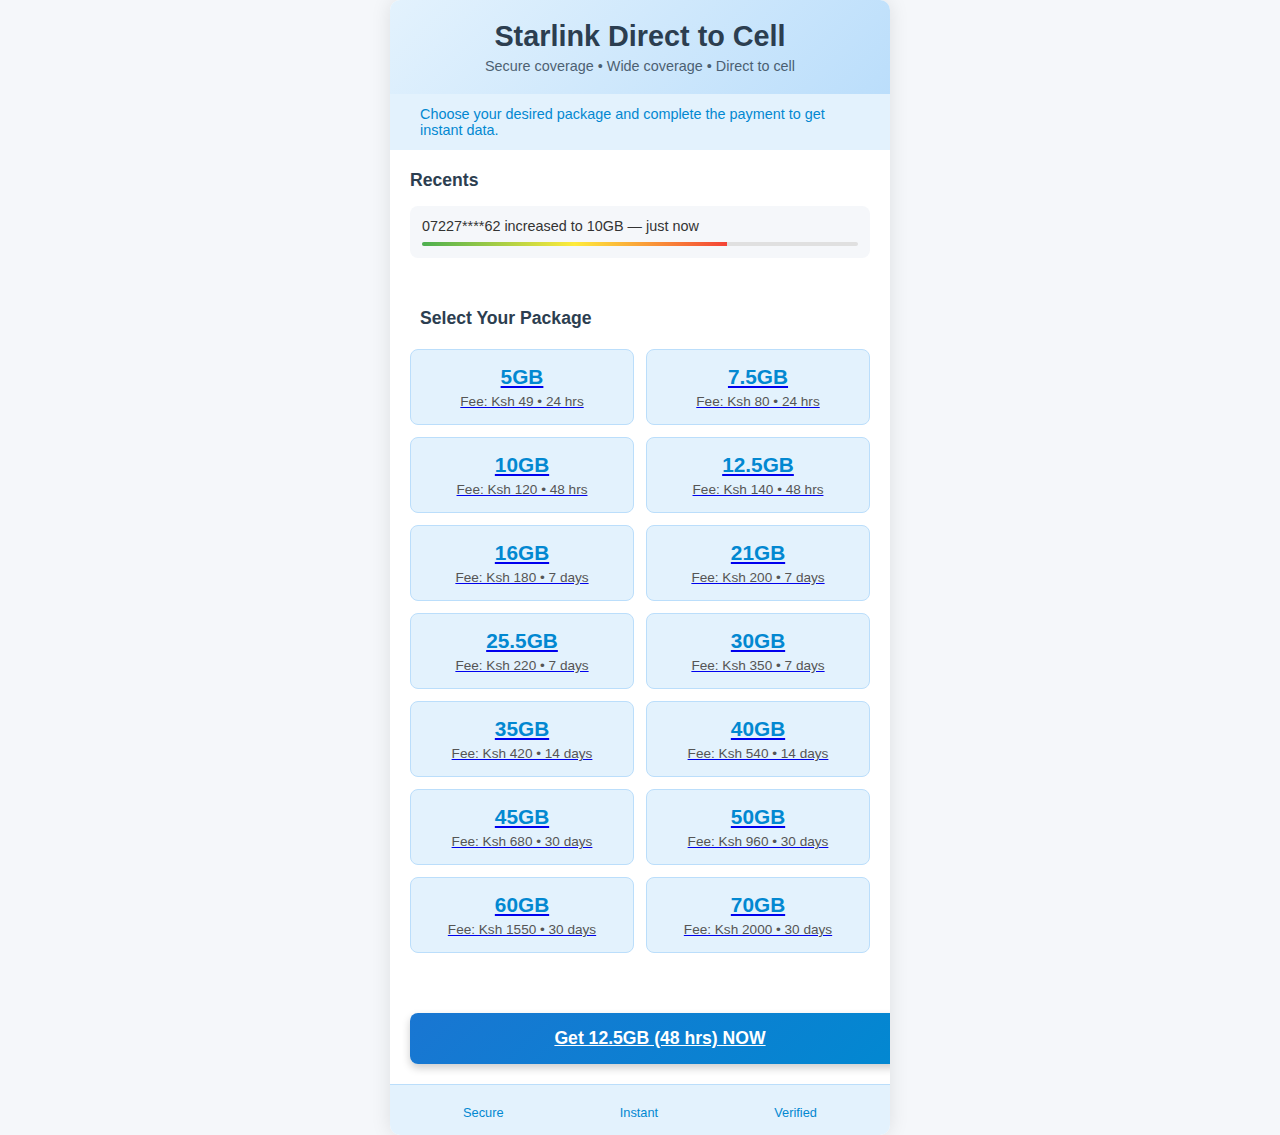
<file: index.html>
<!DOCTYPE html>
<html lang="en">
<head>
    <meta charset="UTF-8">
    <meta name="viewport" content="width=device-width, initial-scale=1.0">
    <meta http-equiv="Content-Security-Policy" content="default-src 'self'; script-src 'self'; style-src 'self' 'unsafe-inline';">
    <meta http-equiv="X-Frame-Options" content="DENY">
    <title>Starlink Direct to Cell</title>
    <link rel="stylesheet" href="styles.css">
    <link rel="stylesheet" href="https://cdnjs.cloudflare.com/ajax/libs/font-awesome/6.0.0-beta3/css/all.min.css">
</head>
<body>
    <div class="app-container">
        <!-- Header -->
        <header class="app-header">
            <div class="app-title">Starlink Direct to Cell</div>
            <div class="app-subtitle">Secure coverage • Wide coverage • Direct to cell</div>
        </header>

        <!-- Notification Banner -->
        <div class="notification-banner">
            <i class="fas fa-exclamation-triangle"></i>
            <span>Choose your desired package and complete the payment to get instant data.</span>
        </div>

        <!-- Recents Section -->
        <div class="recents-section">
            <div class="recents-header">Recents</div>
            <div class="recents-item">
                <div class="recents-text">07227****62 increased to 10GB — just now</div>
                <div class="recents-progress">
                    <div class="progress-bar"></div>
                </div>
            </div>
        </div>

        <!-- Select Package Section -->
        <div class="select-package-section">
            <div class="section-header">
                <i class="fas fa-box-open"></i>
                <span>Select Your Package</span>
            </div>

            <!-- Packages Grid -->
            <div class="packages-grid">
                <!-- 5GB Package -->
                <a href="payment.html?package=5GB&price=49&data=5GB&duration=24 hrs" class="package-card">
                    <div class="package-name">5GB</div>
                    <div class="package-details">Fee: Ksh 49 • 24 hrs</div>
                </a>

                <!-- 7.5GB Package -->
                <a href="payment.html?package=7.5GB&price=80&data=7.5GB&duration=24 hrs" class="package-card">
                    <div class="package-name">7.5GB</div>
                    <div class="package-details">Fee: Ksh 80 • 24 hrs</div>
                </a>

                <!-- 10GB Package -->
                <a href="payment.html?package=10GB&price=120&data=10GB&duration=48 hrs" class="package-card">
                    <div class="package-name">10GB</div>
                    <div class="package-details">Fee: Ksh 120 • 48 hrs</div>
                </a>

                <!-- 12.5GB Package -->
                <a href="payment.html?package=12.5GB&price=140&data=12.5GB&duration=48 hrs" class="package-card">
                    <div class="package-name">12.5GB</div>
                    <div class="package-details">Fee: Ksh 140 • 48 hrs</div>
                </a>

                <!-- 16GB Package -->
                <a href="payment.html?package=16GB&price=180&data=16GB&duration=7 days" class="package-card">
                    <div class="package-name">16GB</div>
                    <div class="package-details">Fee: Ksh 180 • 7 days</div>
                </a>

                <!-- 21GB Package -->
                <a href="payment.html?package=21GB&price=200&data=21GB&duration=7 days" class="package-card">
                    <div class="package-name">21GB</div>
                    <div class="package-details">Fee: Ksh 200 • 7 days</div>
                </a>

                <!-- 25.5GB Package -->
                <a href="payment.html?package=25.5GB&price=220&data=25.5GB&duration=7 days" class="package-card">
                    <div class="package-name">25.5GB</div>
                    <div class="package-details">Fee: Ksh 220 • 7 days</div>
                </a>

                <!-- 30GB Package -->
                <a href="payment.html?package=30GB&price=350&data=30GB&duration=7 days" class="package-card">
                    <div class="package-name">30GB</div>
                    <div class="package-details">Fee: Ksh 350 • 7 days</div>
                </a>

                <!-- 35GB Package -->
                <a href="payment.html?package=35GB&price=420&data=35GB&duration=14 days" class="package-card">
                    <div class="package-name">35GB</div>
                    <div class="package-details">Fee: Ksh 420 • 14 days</div>
                </a>

                <!-- 40GB Package -->
                <a href="payment.html?package=40GB&price=540&data=40GB&duration=14 days" class="package-card">
                    <div class="package-name">40GB</div>
                    <div class="package-details">Fee: Ksh 540 • 14 days</div>
                </a>

                <!-- 45GB Package -->
                <a href="payment.html?package=45GB&price=680&data=45GB&duration=30 days" class="package-card">
                    <div class="package-name">45GB</div>
                    <div class="package-details">Fee: Ksh 680 • 30 days</div>
                </a>

                <!-- 50GB Package -->
                <a href="payment.html?package=50GB&price=960&data=50GB&duration=30 days" class="package-card">
                    <div class="package-name">50GB</div>
                    <div class="package-details">Fee: Ksh 960 • 30 days</div>
                </a>

                <!-- 60GB Package -->
                <a href="payment.html?package=60GB&price=1550&data=60GB&duration=30 days" class="package-card">
                    <div class="package-name">60GB</div>
                    <div class="package-details">Fee: Ksh 1550 • 30 days</div>
                </a>

                <!-- 70GB Package -->
                <a href="payment.html?package=70GB&price=2000&data=70GB&duration=30 days" class="package-card">
                    <div class="package-name">70GB</div>
                    <div class="package-details">Fee: Ksh 2000 • 30 days</div>
                </a>
            </div>
        </div>

        <!-- CTA Button -->
        <div class="cta-button">
            <a href="payment.html?package=12.5GB&price=140&data=12.5GB&duration=48 hrs" class="cta-btn">
                <i class="fas fa-bolt"></i>
                Get 12.5GB (48 hrs) NOW
            </a>
        </div>

        <!-- Footer -->
        <footer class="app-footer">
            <div class="footer-item">
                <i class="fas fa-lock"></i>
                <span>Secure</span>
            </div>
            <div class="footer-item">
                <i class="fas fa-bolt"></i>
                <span>Instant</span>
            </div>
            <div class="footer-item">
                <i class="fas fa-check-circle"></i>
                <span>Verified</span>
            </div>
        </footer>
    </div>
</body>
</html>
</file>
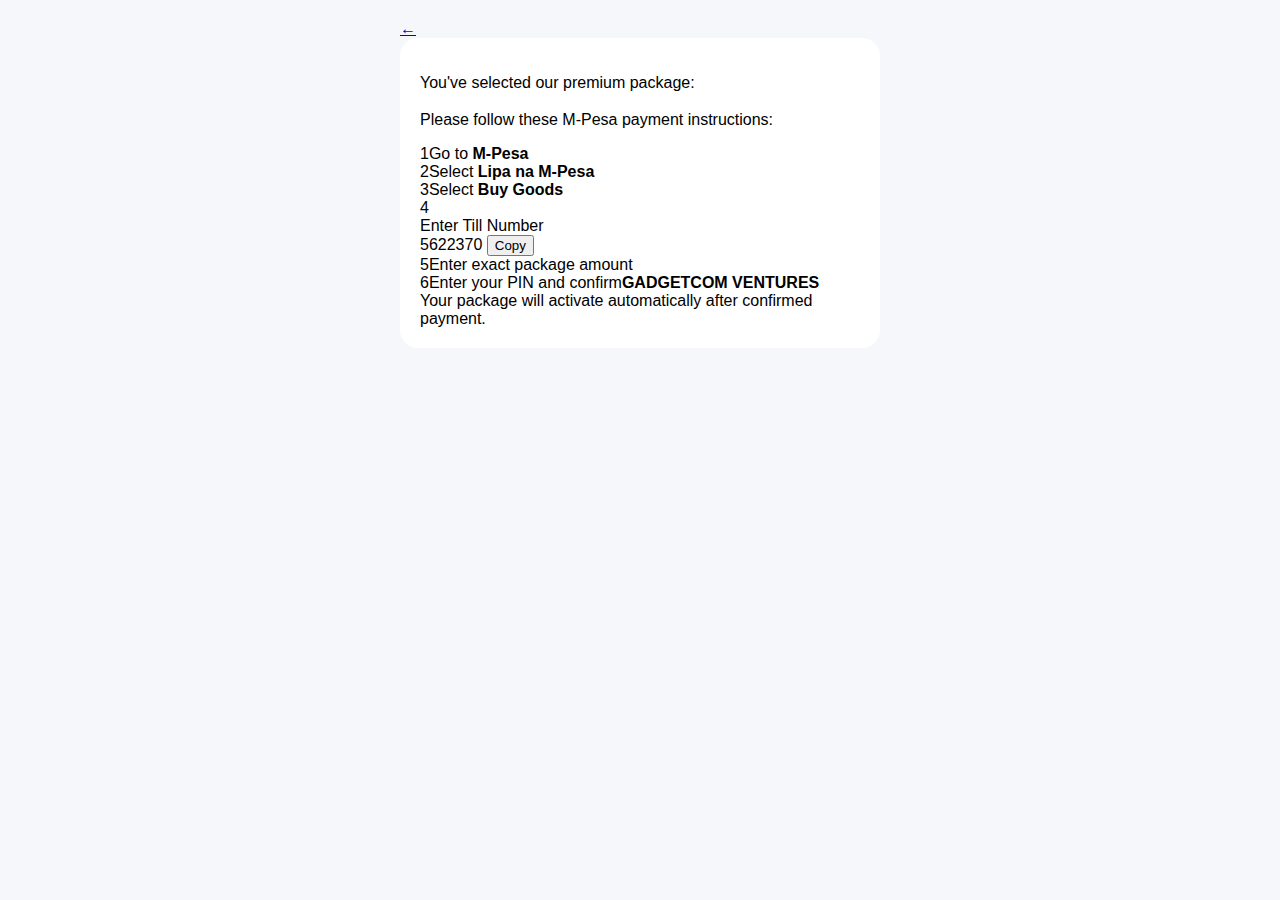
<file: payment.html>
<!DOCTYPE html>
<html lang="en">
<head>
<meta charset="UTF-8">
<meta name="viewport" content="width=device-width, initial-scale=1.0">
<title>Payment Instructions</title>
<link rel="stylesheet" href="style.css">
</head>
<body>

<div class="app">

    <div class="top-bar">
        <a href="index.html" class="back-btn">←</a>
    </div>

    <div class="payment-card">

        <div class="selected-info">
            <p class="selected-text">
                You've selected our premium package:
            </p>

            <h3 id="selectedPackageTitle"></h3>

            <p class="instruction-text">
                Please follow these M-Pesa payment instructions:
            </p>
        </div>

        <div class="divider"></div>

        <div class="steps">

            <div class="step"><span class="number">1</span>Go to <strong>M-Pesa</strong></div>
            <div class="step"><span class="number">2</span>Select <strong>Lipa na M-Pesa</strong></div>
            <div class="step"><span class="number">3</span>Select <strong>Buy Goods</strong></div>

            <div class="step">
                <span class="number">4</span>
                <div class="till-wrapper">
                    <span>Enter Till Number</span>
                    <div class="till-box">
                        <span id="tillNumber">5622370</span>
                        <button id="copyBtn">Copy</button>
                    </div>
                </div>
            </div>

            <div class="step"><span class="number">5</span>Enter exact package amount</div>
            <div class="step"><span class="number">6</span>Enter your PIN and confirm<strong>GADGETCOM VENTURES</strong></div>

        </div>

        <div class="success-note">
            Your package will activate automatically after confirmed payment.
        </div>

    </div>

</div>

<script src="script.js"></script>
</body>
</html>
</file>
<file: styles.css>
/* General Styles */
body {
    font-family: 'Arial', sans-serif;
    background-color: #f5f7fa;
    margin: 0;
    padding: 0;
    color: #333;
}

/* App Container */
.app-container {
    max-width: 500px;
    margin: 0 auto;
    background-color: white;
    min-height: 100vh;
    border-radius: 10px;
    box-shadow: 0 0 20px rgba(0, 0, 0, 0.1);
    overflow: hidden;
}

/* Header */
.app-header {
    background: linear-gradient(135deg, #e3f2fd, #bbdefb);
    padding: 20px;
    text-align: center;
    color: #2c3e50;
}

.app-title {
    font-size: 1.8rem;
    font-weight: bold;
    margin-bottom: 5px;
}

.app-subtitle {
    font-size: 0.9rem;
    opacity: 0.8;
}

/* Notification Banner */
.notification-banner {
    background-color: #e3f2fd;
    padding: 12px 20px;
    display: flex;
    align-items: center;
    font-size: 0.9rem;
    color: #0288d1;
}

.notification-banner i {
    margin-right: 10px;
}

/* Recents Section */
.recents-section {
    padding: 20px;
    background-color: white;
}

.recents-header {
    font-size: 1.1rem;
    font-weight: bold;
    margin-bottom: 15px;
    color: #2c3e50;
}

.recents-item {
    background-color: #f5f7fa;
    border-radius: 8px;
    padding: 12px;
    margin-bottom: 10px;
    font-size: 0.9rem;
}

.recents-progress {
    margin-top: 8px;
    height: 4px;
    background-color: #e0e0e0;
    border-radius: 2px;
    overflow: hidden;
}

.progress-bar {
    height: 100%;
    width: 70%;
    background: linear-gradient(to right, #4caf50, #ffeb3b, #f44336);
}

/* Select Package Section */
.select-package-section {
    padding: 20px;
    background-color: white;
}

.section-header {
    display: flex;
    align-items: center;
    margin-bottom: 20px;
    font-size: 1.1rem;
    font-weight: bold;
    color: #2c3e50;
}

.section-header i {
    margin-right: 10px;
    color: #0288d1;
}

/* Packages Grid */
.packages-grid {
    display: grid;
    grid-template-columns: repeat(2, 1fr);
    gap: 12px;
    margin-bottom: 20px;
}

.package-card {
    background-color: #e3f2fd;
    border: 1px solid #bbdefb;
    border-radius: 8px;
    padding: 15px;
    text-align: center;
    cursor: pointer;
    transition: transform 0.2s, box-shadow 0.2s;
}

.package-card:hover {
    transform: translateY(-2px);
    box-shadow: 0 4px 8px rgba(0, 0, 0, 0.1);
}

.package-name {
    font-size: 1.3rem;
    font-weight: bold;
    color: #0288d1;
    margin-bottom: 5px;
}

.package-details {
    font-size: 0.85rem;
    color: #555;
}

/* CTA Button */
.cta-button {
    padding: 20px;
    background-color: white;
}

.cta-btn {
    width: 100%;
    padding: 15px;
    background: linear-gradient(135deg, #1976d2, #0288d1);
    color: white;
    border: none;
    border-radius: 8px;
    font-size: 1.1rem;
    font-weight: bold;
    cursor: pointer;
    display: flex;
    align-items: center;
    justify-content: center;
    box-shadow: 0 4px 8px rgba(0, 0, 0, 0.2);
}

.cta-btn i {
    margin-right: 10px;
}

/* Footer */
.app-footer {
    display: flex;
    justify-content: space-around;
    padding: 15px;
    background-color: #e3f2fd;
    border-top: 1px solid #bbdefb;
}

.footer-item {
    display: flex;
    flex-direction: column;
    align-items: center;
    font-size: 0.8rem;
    color: #0288d1;
}

.footer-item i {
    margin-bottom: 5px;
    font-size: 1.2rem;
}
</file>
<file: style.css>
body{
    margin:0;
    font-family:'Inter',sans-serif;
    background:#f5f7fb;
}

.app{
    max-width:480px;
    margin:auto;
    padding:20px;
}

.brand{
    text-align:center;
    font-weight:700;
}

.blue{color:#3b82f6;}
.green{color:#10b981;}

.tagline{
    text-align:center;
    color:#6b7280;
    font-size:14px;
    margin-bottom:20px;
}

.notice{
    background:#eef6ff;
    padding:12px;
    border-radius:12px;
    font-size:14px;
}

.activity-wrapper{
    margin-top:20px;
}

.activity-label{
    font-size:13px;
    color:#6b7280;
    margin-bottom:8px;
}

.activity-card{
    display:flex;
    align-items:center;
    gap:10px;
    background:linear-gradient(135deg,#e6f9f1,#d1fae5);
    padding:12px;
    border-radius:14px;
    font-weight:600;
    color:#065f46;
}

.pulse{
    width:8px;
    height:8px;
    background:#10b981;
    border-radius:50%;
    animation:pulse 1.5s infinite;
}

@keyframes pulse{
    0%{box-shadow:0 0 0 0 rgba(16,185,129,.7);}
    70%{box-shadow:0 0 0 6px rgba(16,185,129,0);}
    100%{box-shadow:0 0 0 0 rgba(16,185,129,0);}
}

.progress{
    height:4px;
    background:#e5e7eb;
    border-radius:10px;
    margin-top:6px;
    overflow:hidden;
}

#progressBar{
    height:100%;
    width:0%;
    background:linear-gradient(90deg,#3b82f6,#10b981);
    transition:width 3s linear;
}

.section-title{
    margin:25px 0 10px;
    font-weight:600;
}

.grid{
    display:grid;
    grid-template-columns:1fr 1fr;
    gap:12px;
}

.card{
    background:white;
    padding:16px;
    border-radius:18px;
    text-align:center;
    border:2px solid #e5e7eb;
    transition:.3s;
    cursor:pointer;
}

.card:hover{
    transform:translateY(-3px);
    border-color:#3b82f6;
}

.featured{
    border-color:#2563eb;
}

.cta{
    width:100%;
    margin-top:20px;
    padding:14px;
    border:none;
    border-radius:30px;
    font-weight:600;
    color:white;
    background:linear-gradient(90deg,#3b82f6,#2563eb);
}

.badges{
    display:flex;
    justify-content:space-between;
    margin-top:20px;
    font-size:13px;
    color:#6b7280;
}

.payment-card{
    background:white;
    padding:20px;
    border-radius:18px;
}
</file>
